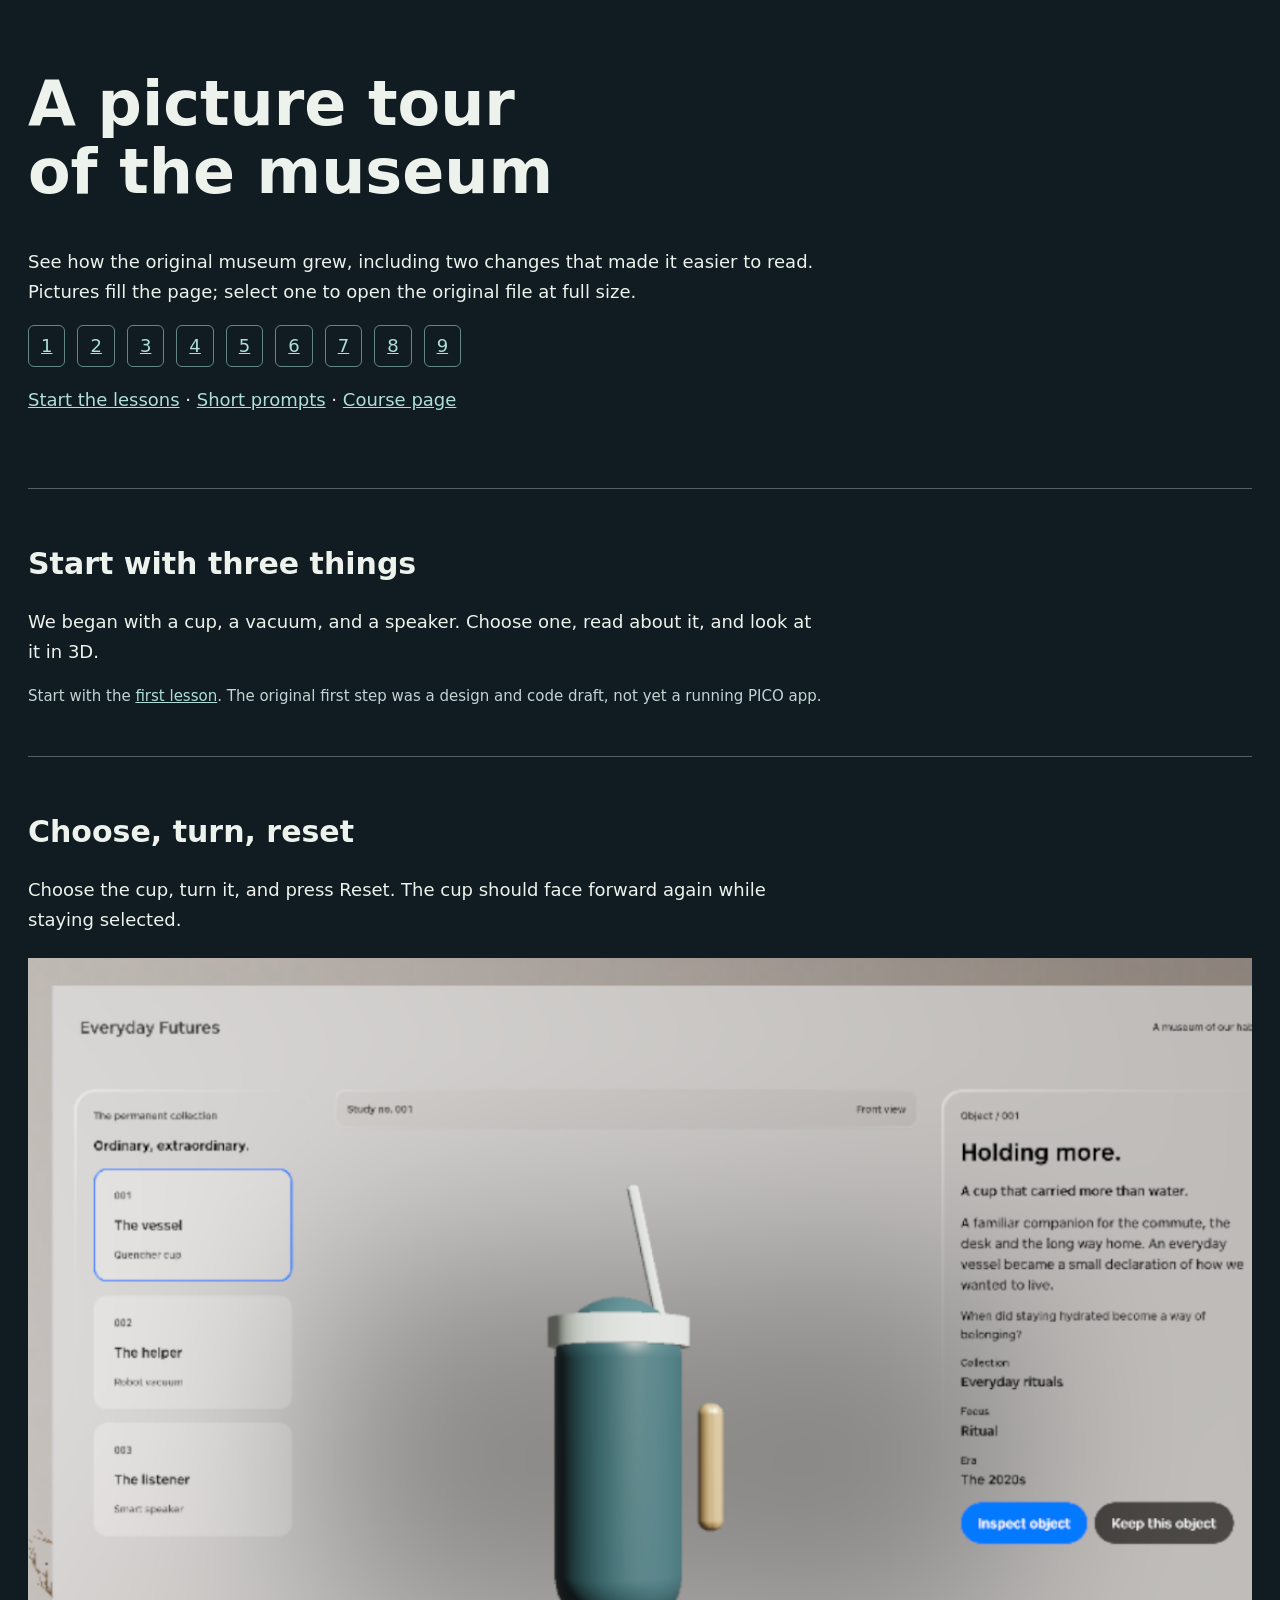
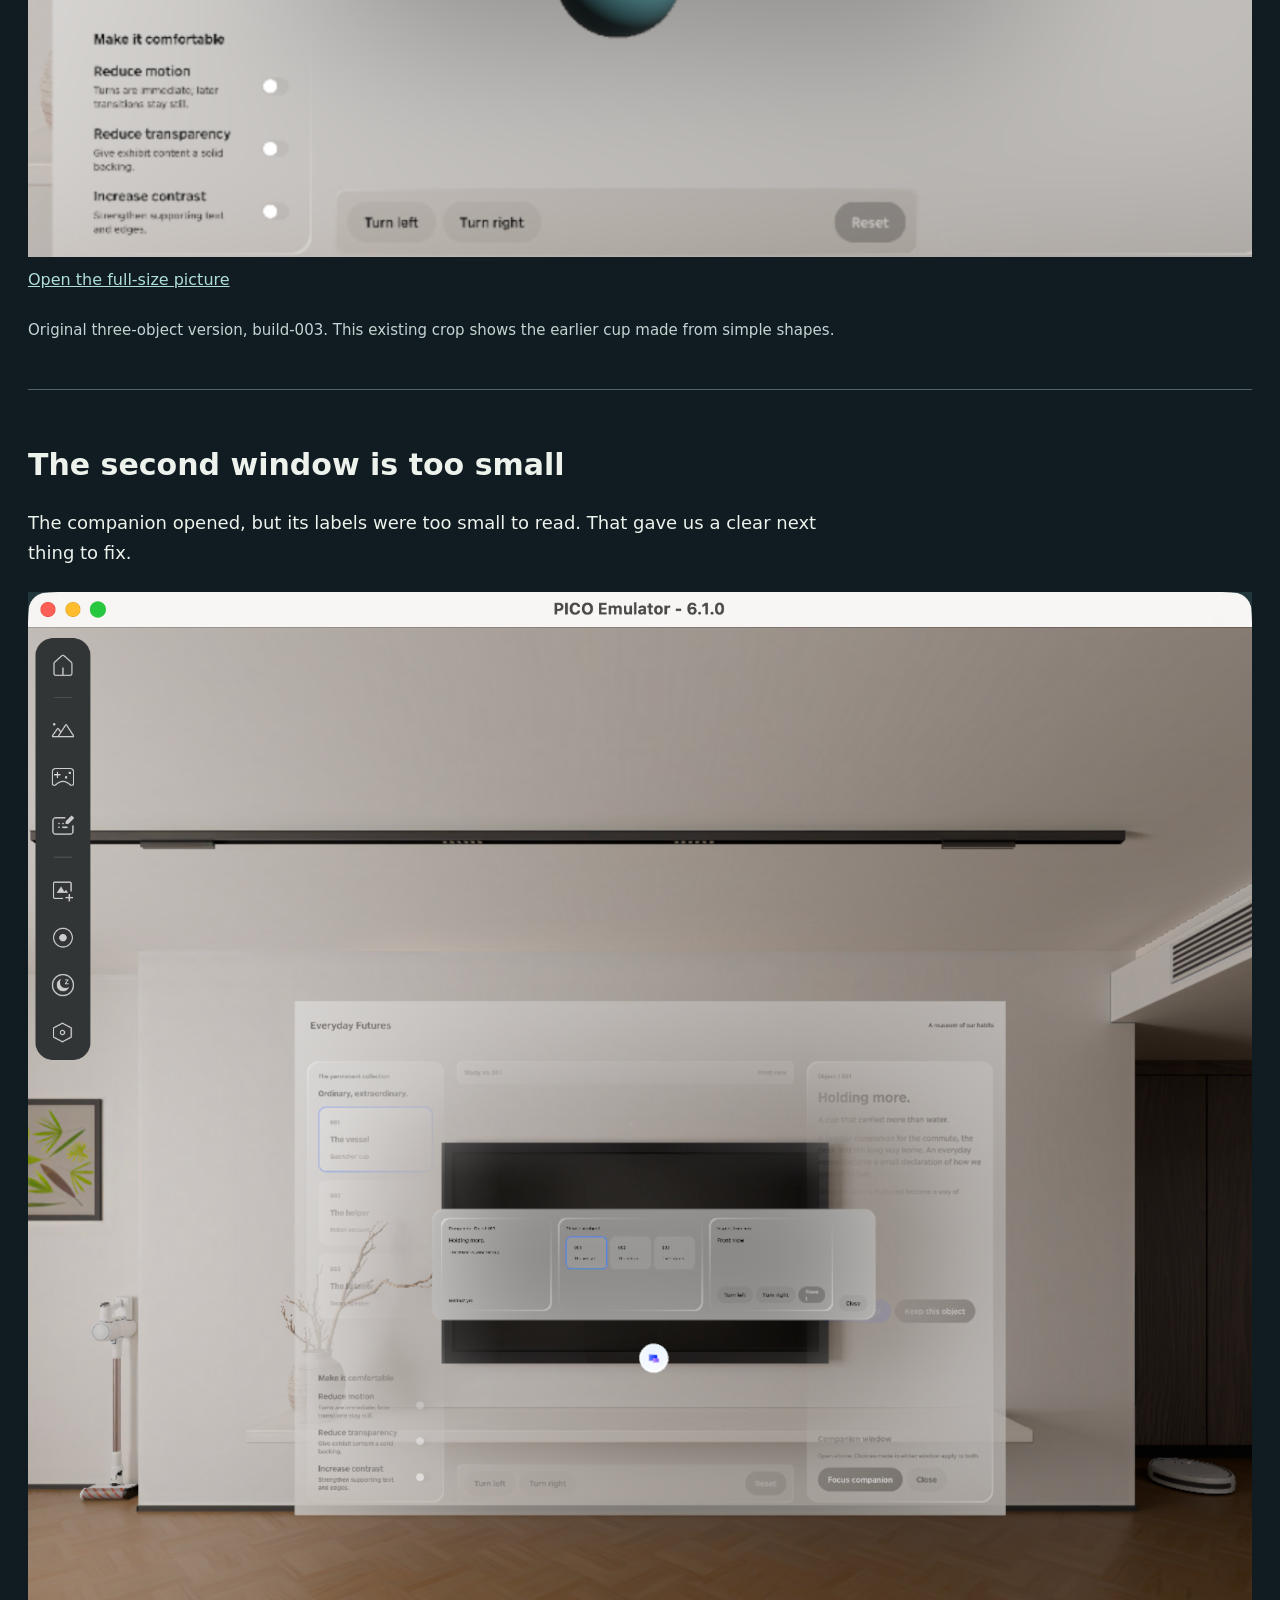
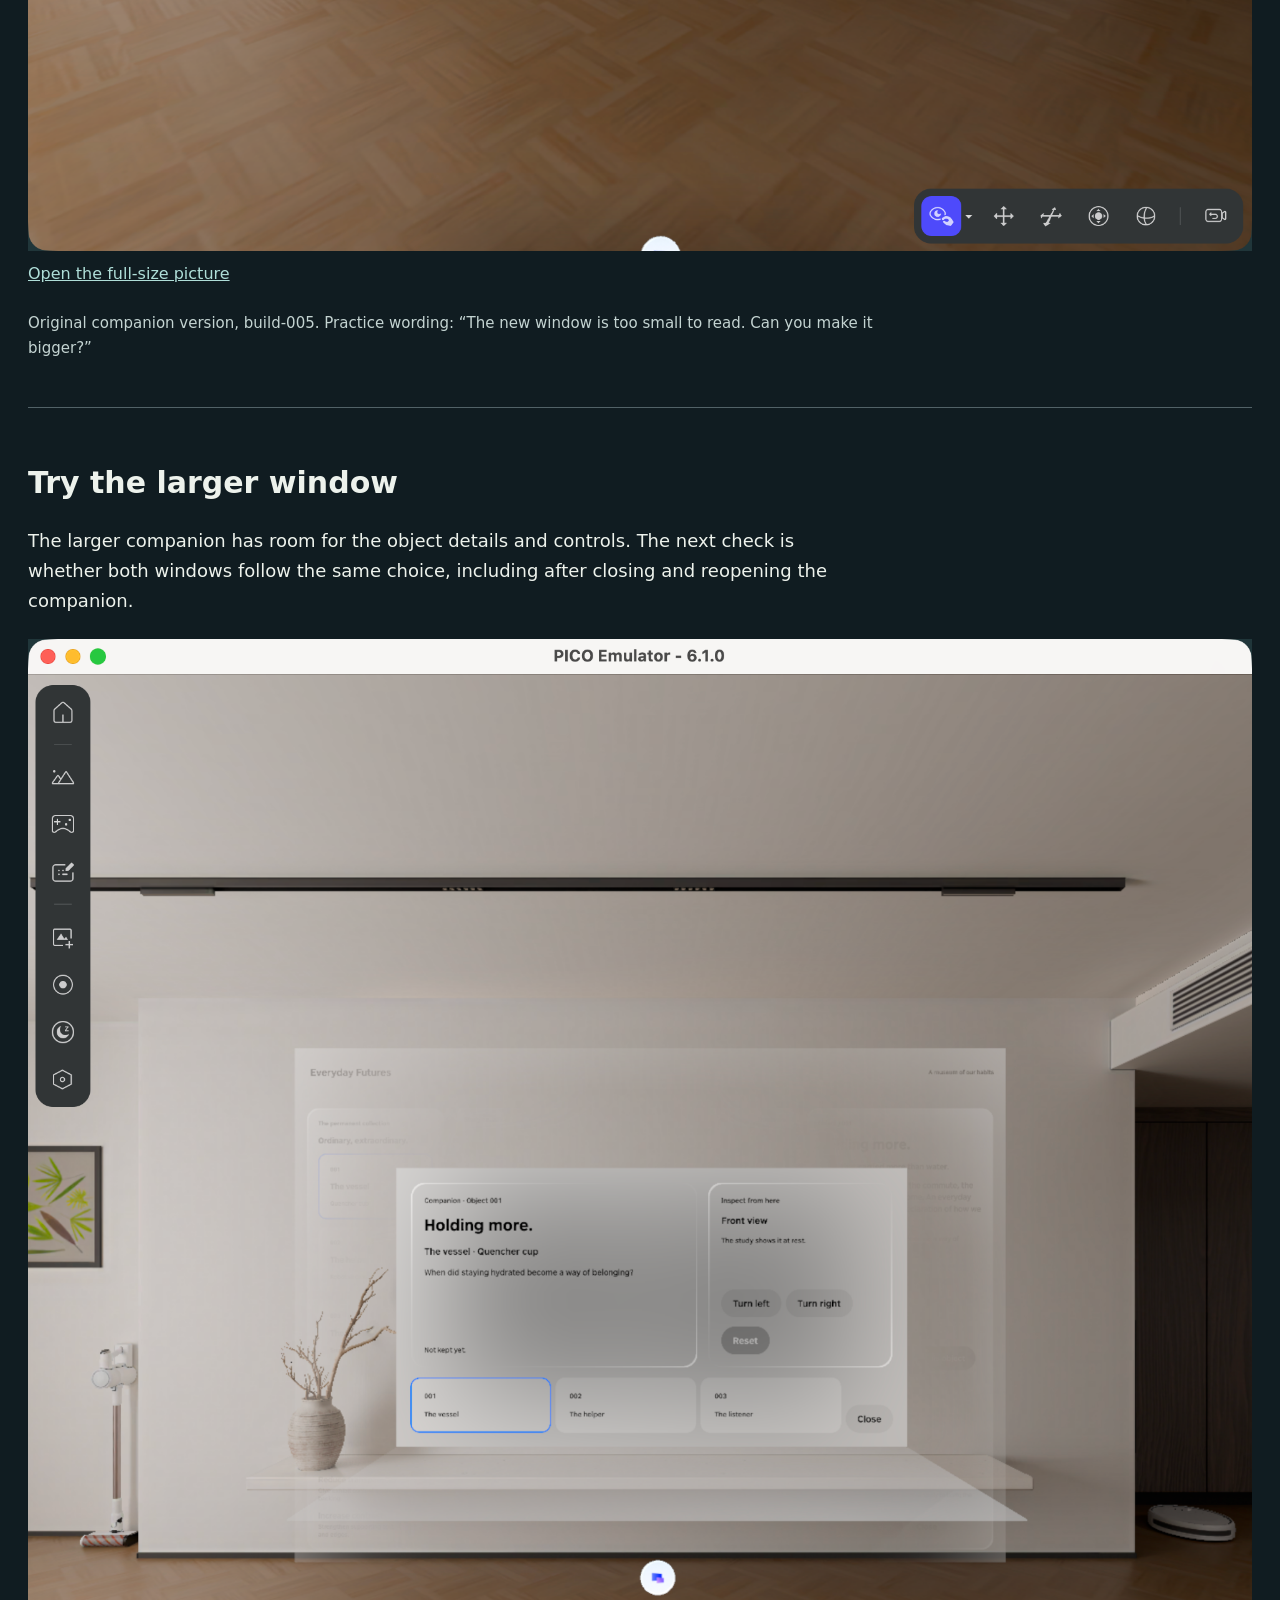
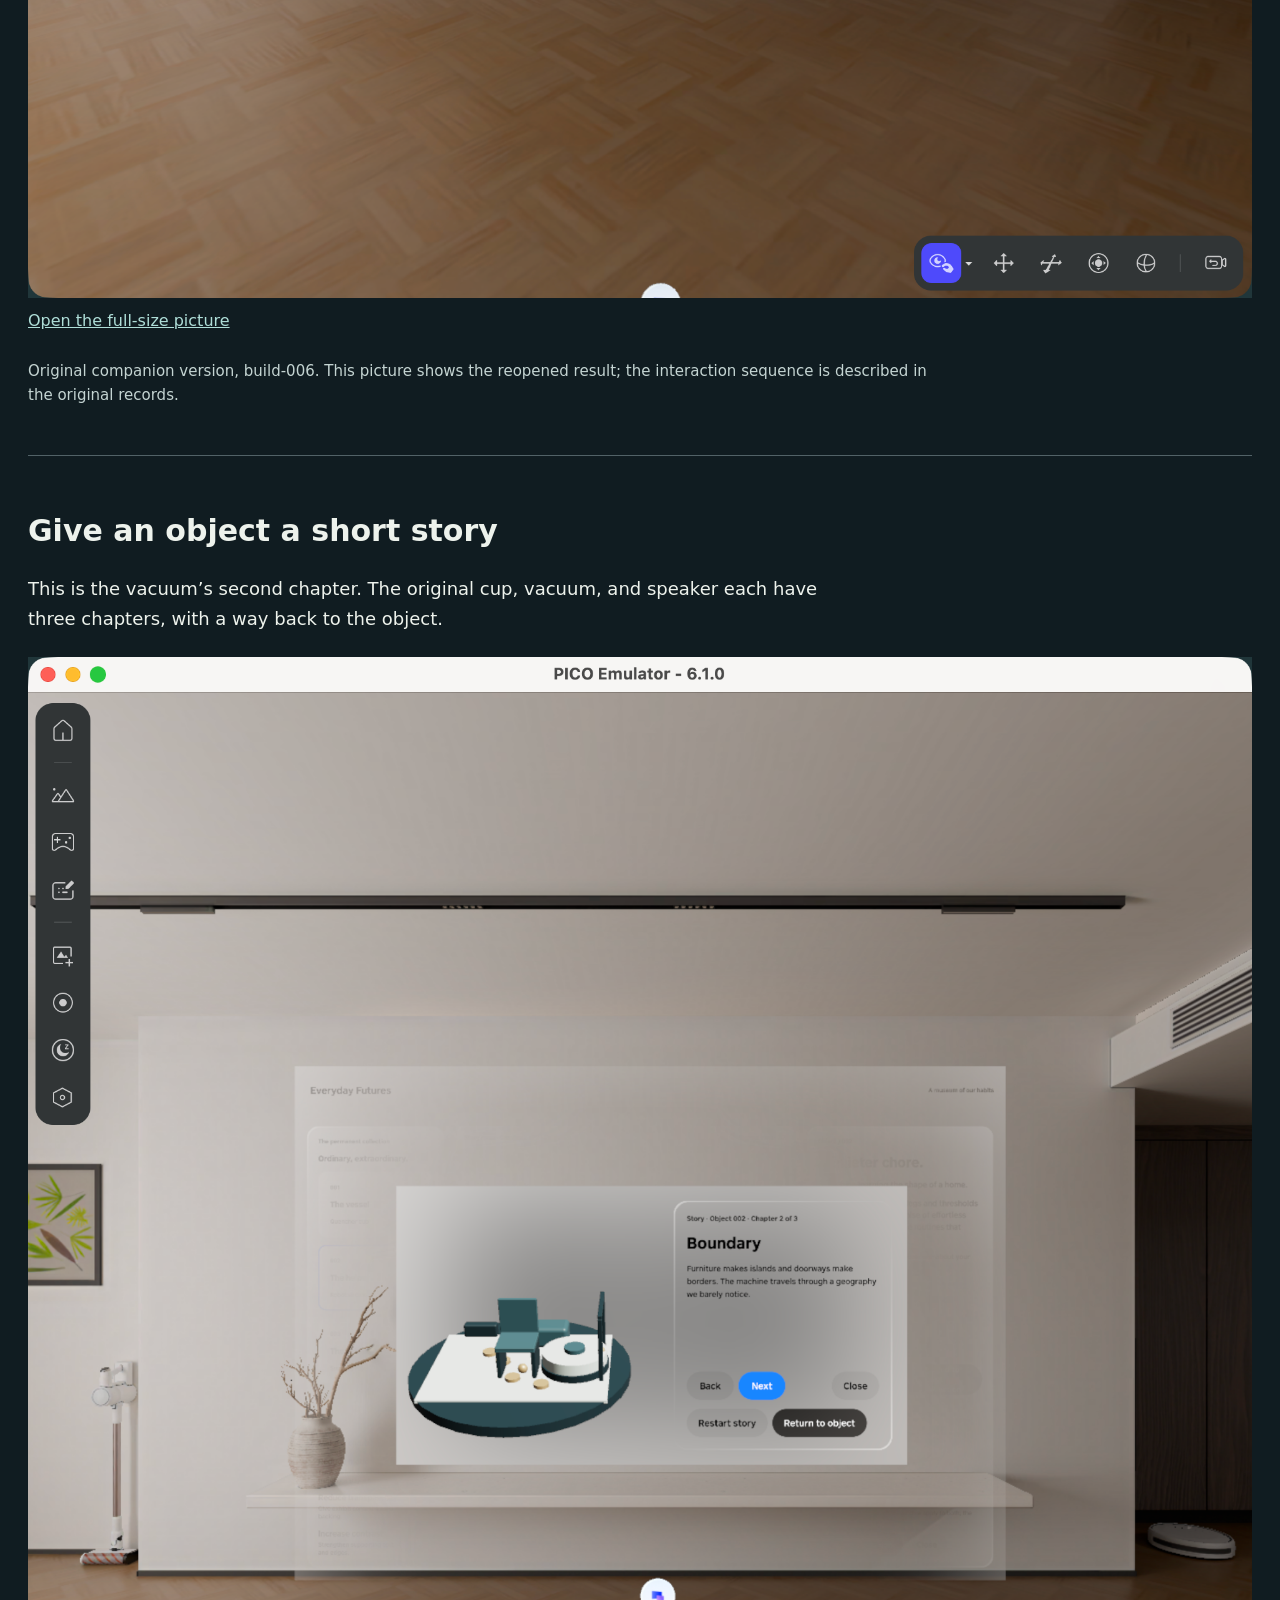
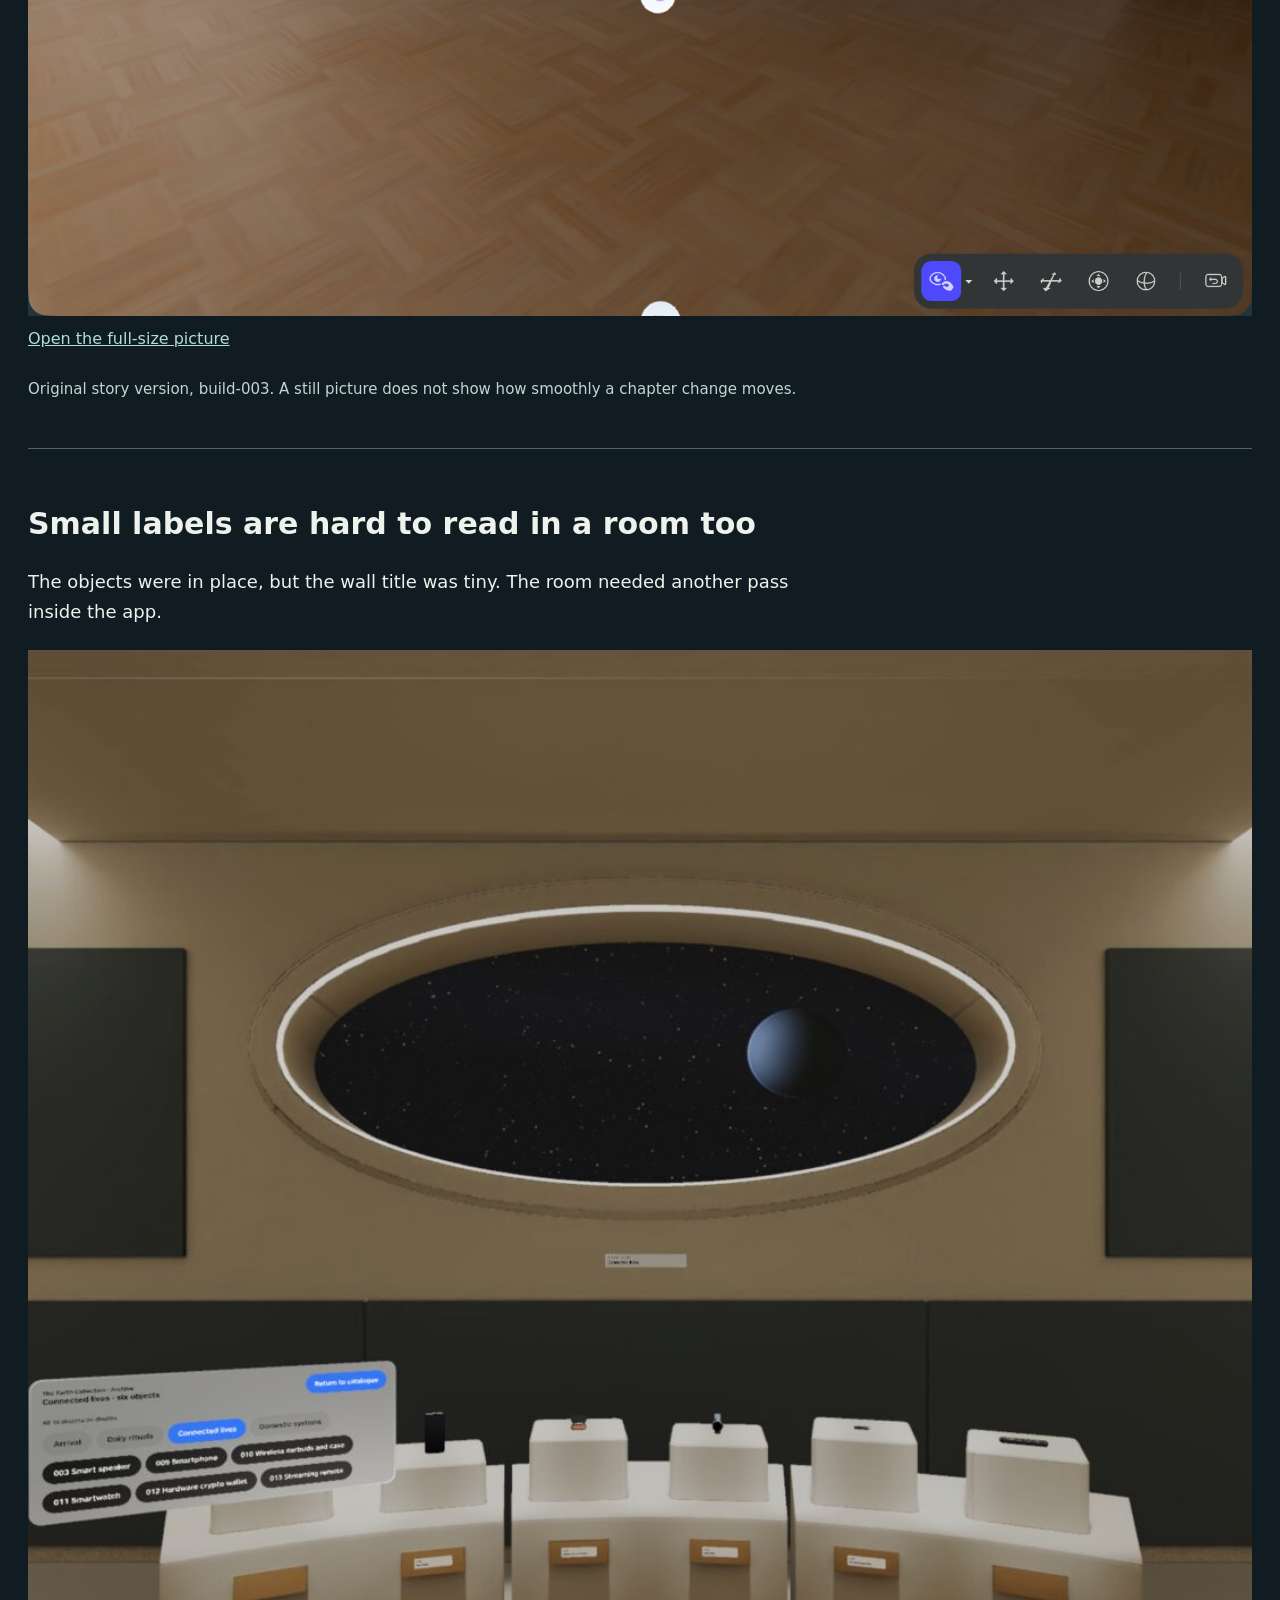
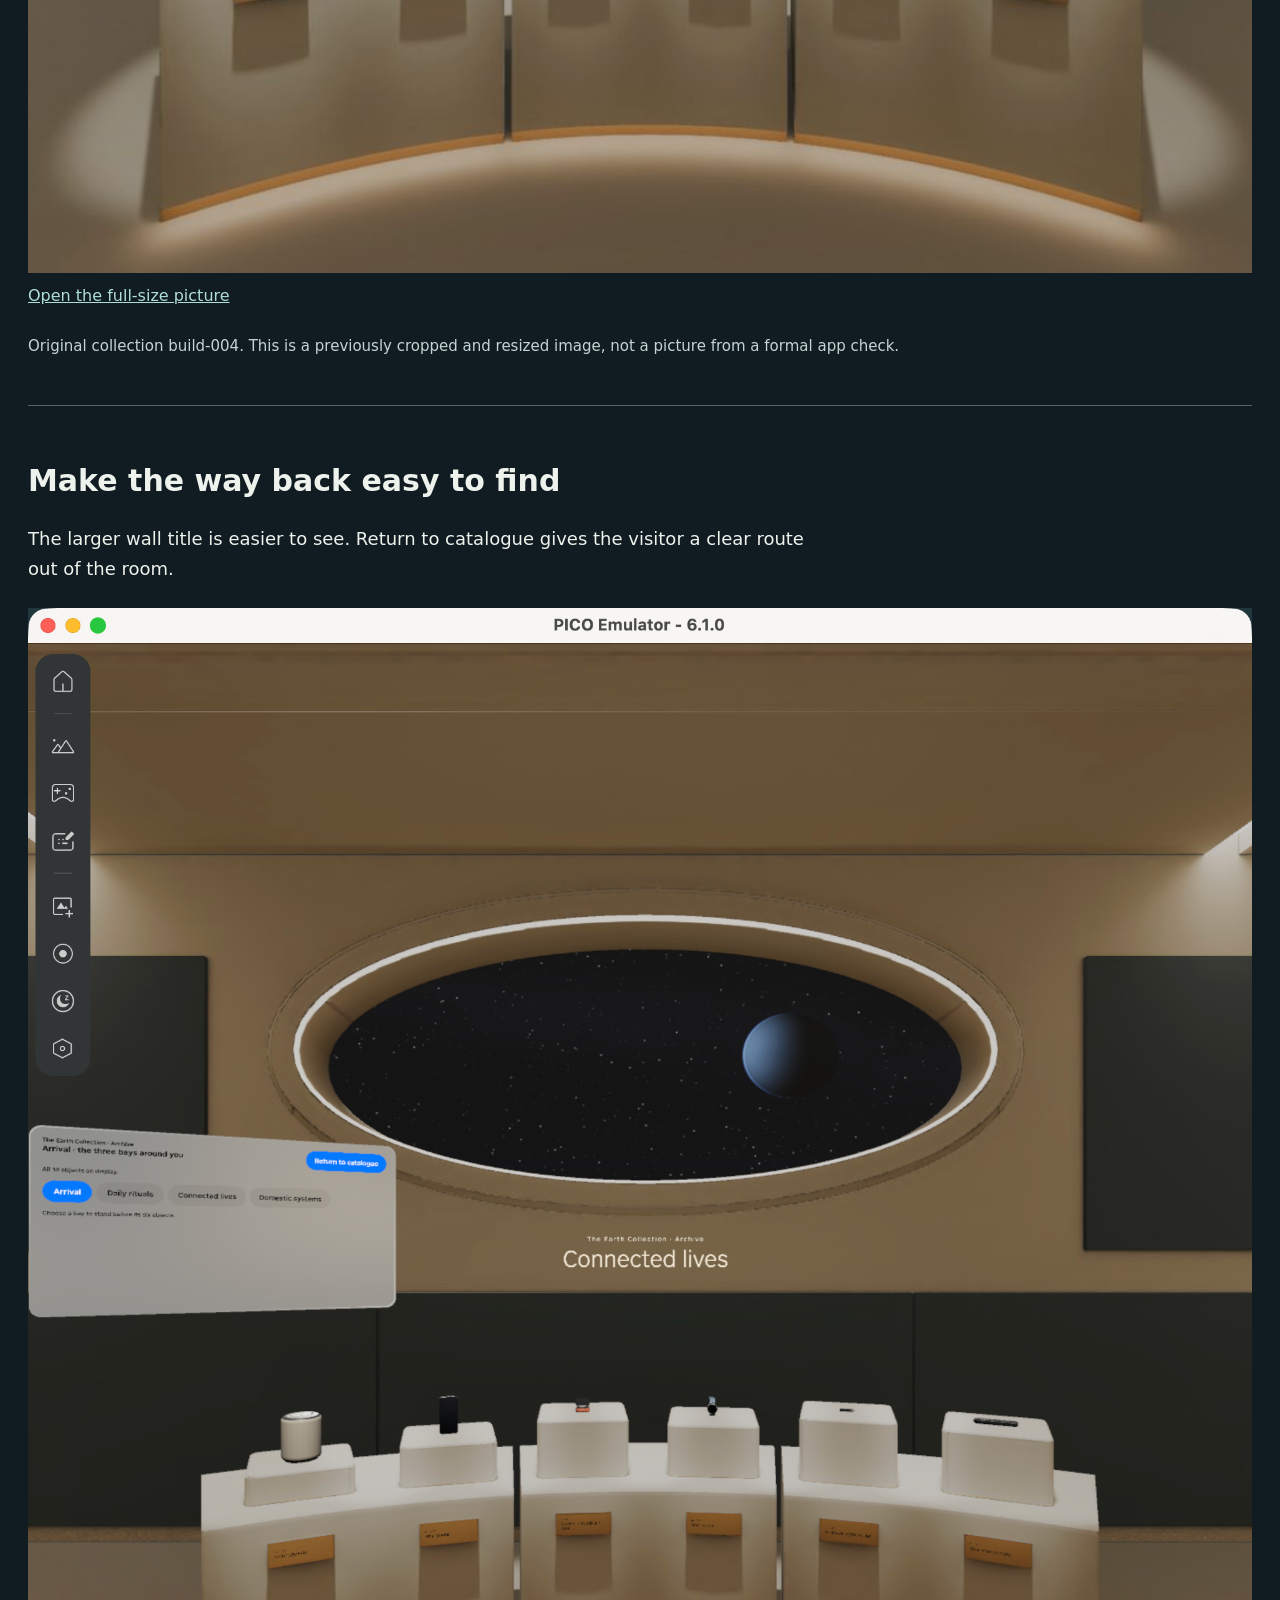
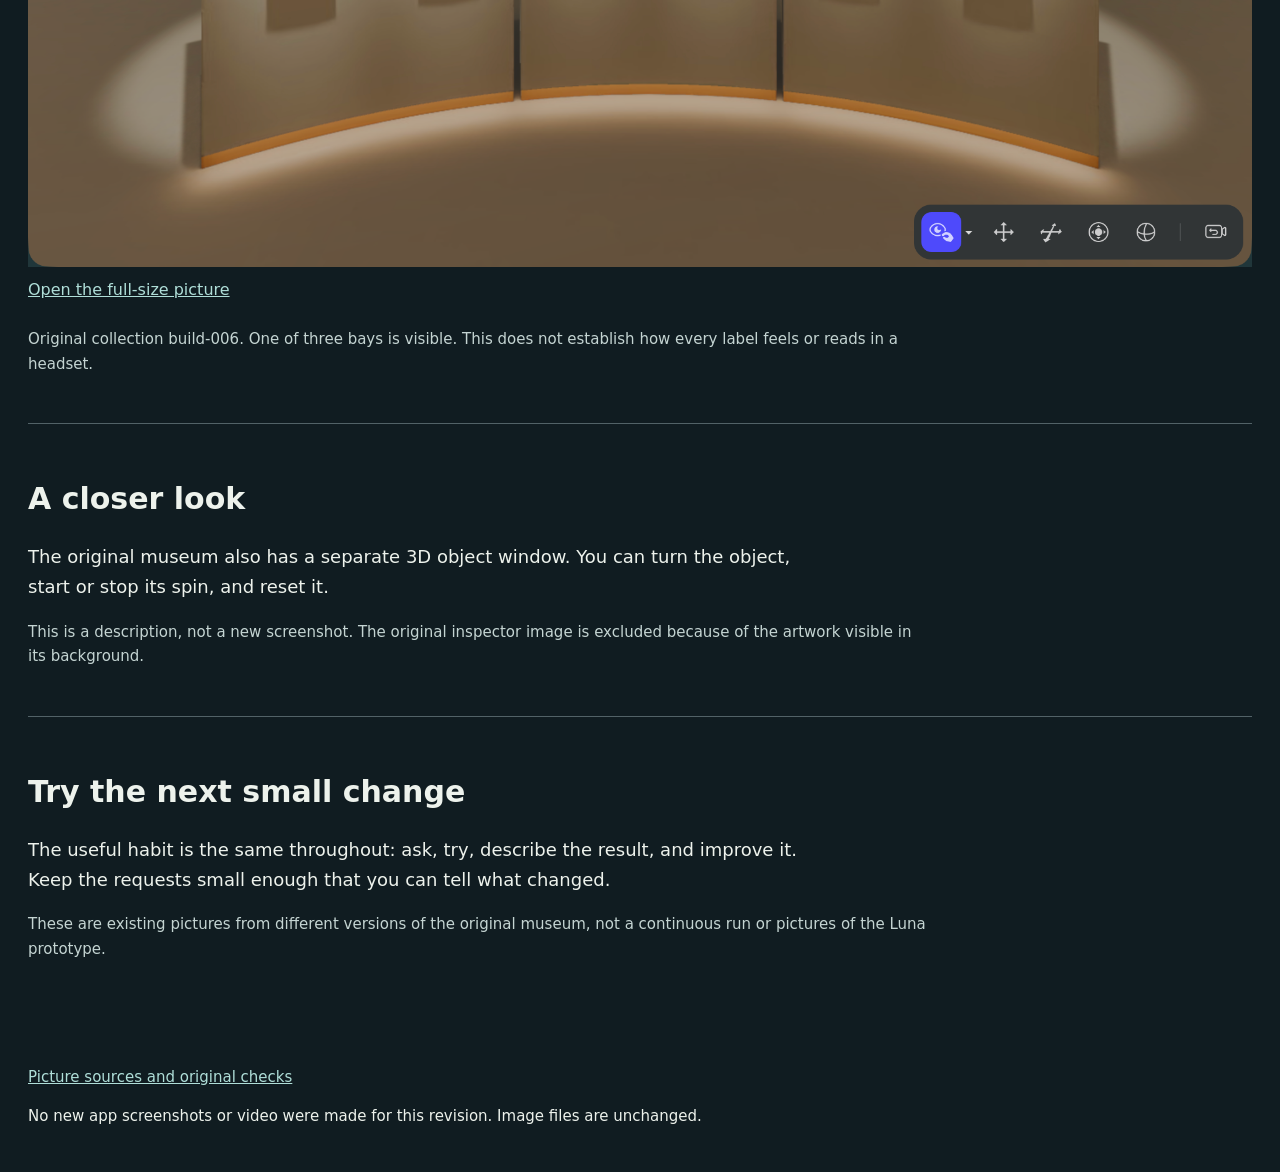
<file: demo/index.html>
<!doctype html>
<html lang="en"><head><meta charset="utf-8"><meta name="viewport" content="width=device-width, initial-scale=1"><title>A picture tour of the museum</title><style>*{box-sizing:border-box}body{margin:0;background:#101c21;color:#edf2ec;font:18px/1.65 system-ui,sans-serif}header,main,footer{width:min(100%,1280px);margin:auto;padding:28px}h1{font-size:clamp(34px,5vw,62px);line-height:1.1}h2{font-size:30px;line-height:1.2}a{color:#afded8}p{max-width:800px}nav{display:flex;flex-wrap:wrap;gap:12px}nav a{padding:5px 12px;border:1px solid #648881;border-radius:6px}section{border-top:1px solid #526267;padding:32px 0;scroll-margin-top:15px}figure{margin:24px 0}figure img{display:block;width:100%;height:auto;background:#20363a}figcaption{font-size:16px;margin-top:10px;color:#d0dbd8}.picture-note{font-size:15px;color:#c4d4d2;max-width:900px}.practice{padding:18px 22px;background:#20363a;border-left:3px solid #cfb780;max-width:800px}footer{font-size:15px}@media(max-width:700px){header,main,footer{padding:20px}h2{font-size:26px}}</style></head><body>
<header><h1>A picture tour<br>of the museum</h1><p>See how the original museum grew, including two changes that made it easier to read. Pictures fill the page; select one to open the original file at full size.</p><nav><a href="#p01">1</a><a href="#p02">2</a><a href="#p03">3</a><a href="#p04">4</a><a href="#p05">5</a><a href="#p06">6</a><a href="#p07">7</a><a href="#p08">8</a><a href="#p09">9</a></nav><p><a href="../lessons/L0.md">Start the lessons</a> · <a href="../prompts/PROMPT_LIBRARY.md">Short prompts</a> · <a href="../README.md">Course page</a></p></header><main>
<section id="p01"><h2>Start with three things</h2><p>We began with a cup, a vacuum, and a speaker. Choose one, read about it, and look at it in 3D.</p>
<p class="picture-note">Start with the <a href="../lessons/L0.md">first lesson</a>. The original first step was a design and code draft, not yet a running PICO app.</p></section>
<section id="p02"><h2>Choose, turn, reset</h2><p>Choose the cup, turn it, and press Reset. The cup should face forward again while staying selected.</p>
<figure><a href="../evidence/media/l1-reset.png"><img src="../evidence/media/l1-reset.png" alt="Choose, turn, reset"></a><figcaption><a href="../evidence/media/l1-reset.png">Open the full-size picture</a></figcaption></figure>
<p class="picture-note">Original three-object version, build-003. This existing crop shows the earlier cup made from simple shapes.</p></section>
<section id="p03"><h2>The second window is too small</h2><p>The companion opened, but its labels were too small to read. That gave us a clear next thing to fix.</p>
<figure><a href="../evidence/media/l2-before.png"><img src="../evidence/media/l2-before.png" alt="The second window is too small"></a><figcaption><a href="../evidence/media/l2-before.png">Open the full-size picture</a></figcaption></figure>
<p class="picture-note">Original companion version, build-005. Practice wording: “The new window is too small to read. Can you make it bigger?”</p></section>
<section id="p04"><h2>Try the larger window</h2><p>The larger companion has room for the object details and controls. The next check is whether both windows follow the same choice, including after closing and reopening the companion.</p>
<figure><a href="../evidence/media/l2-after.png"><img src="../evidence/media/l2-after.png" alt="Try the larger window"></a><figcaption><a href="../evidence/media/l2-after.png">Open the full-size picture</a></figcaption></figure>
<p class="picture-note">Original companion version, build-006. This picture shows the reopened result; the interaction sequence is described in the original records.</p></section>
<section id="p05"><h2>Give an object a short story</h2><p>This is the vacuum’s second chapter. The original cup, vacuum, and speaker each have three chapters, with a way back to the object.</p>
<figure><a href="../evidence/media/l3-story.png"><img src="../evidence/media/l3-story.png" alt="Give an object a short story"></a><figcaption><a href="../evidence/media/l3-story.png">Open the full-size picture</a></figcaption></figure>
<p class="picture-note">Original story version, build-003. A still picture does not show how smoothly a chapter change moves.</p></section>
<section id="p06"><h2>Small labels are hard to read in a room too</h2><p>The objects were in place, but the wall title was tiny. The room needed another pass inside the app.</p>
<figure><a href="../evidence/media/l4-before-labels.jpg"><img src="../evidence/media/l4-before-labels.jpg" alt="Small labels are hard to read in a room too"></a><figcaption><a href="../evidence/media/l4-before-labels.jpg">Open the full-size picture</a></figcaption></figure>
<p class="picture-note">Original collection build-004. This is a previously cropped and resized image, not a picture from a formal app check.</p></section>
<section id="p07"><h2>Make the way back easy to find</h2><p>The larger wall title is easier to see. Return to catalogue gives the visitor a clear route out of the room.</p>
<figure><a href="../evidence/media/l4-archive.png"><img src="../evidence/media/l4-archive.png" alt="Make the way back easy to find"></a><figcaption><a href="../evidence/media/l4-archive.png">Open the full-size picture</a></figcaption></figure>
<p class="picture-note">Original collection build-006. One of three bays is visible. This does not establish how every label feels or reads in a headset.</p></section>
<section id="p08"><h2>A closer look</h2><p>The original museum also has a separate 3D object window. You can turn the object, start or stop its spin, and reset it.</p>
<p class="picture-note">This is a description, not a new screenshot. The original inspector image is excluded because of the artwork visible in its background.</p></section>
<section id="p09"><h2>Try the next small change</h2><p>The useful habit is the same throughout: ask, try, describe the result, and improve it. Keep the requests small enough that you can tell what changed.</p>
<p class="picture-note">These are existing pictures from different versions of the original museum, not a continuous run or pictures of the Luna prototype.</p></section>
</main><footer><a href="../evidence/INDEX.md">Picture sources and original checks</a><p>No new app screenshots or video were made for this revision. Image files are unchanged.</p></footer></body></html>
</file>
